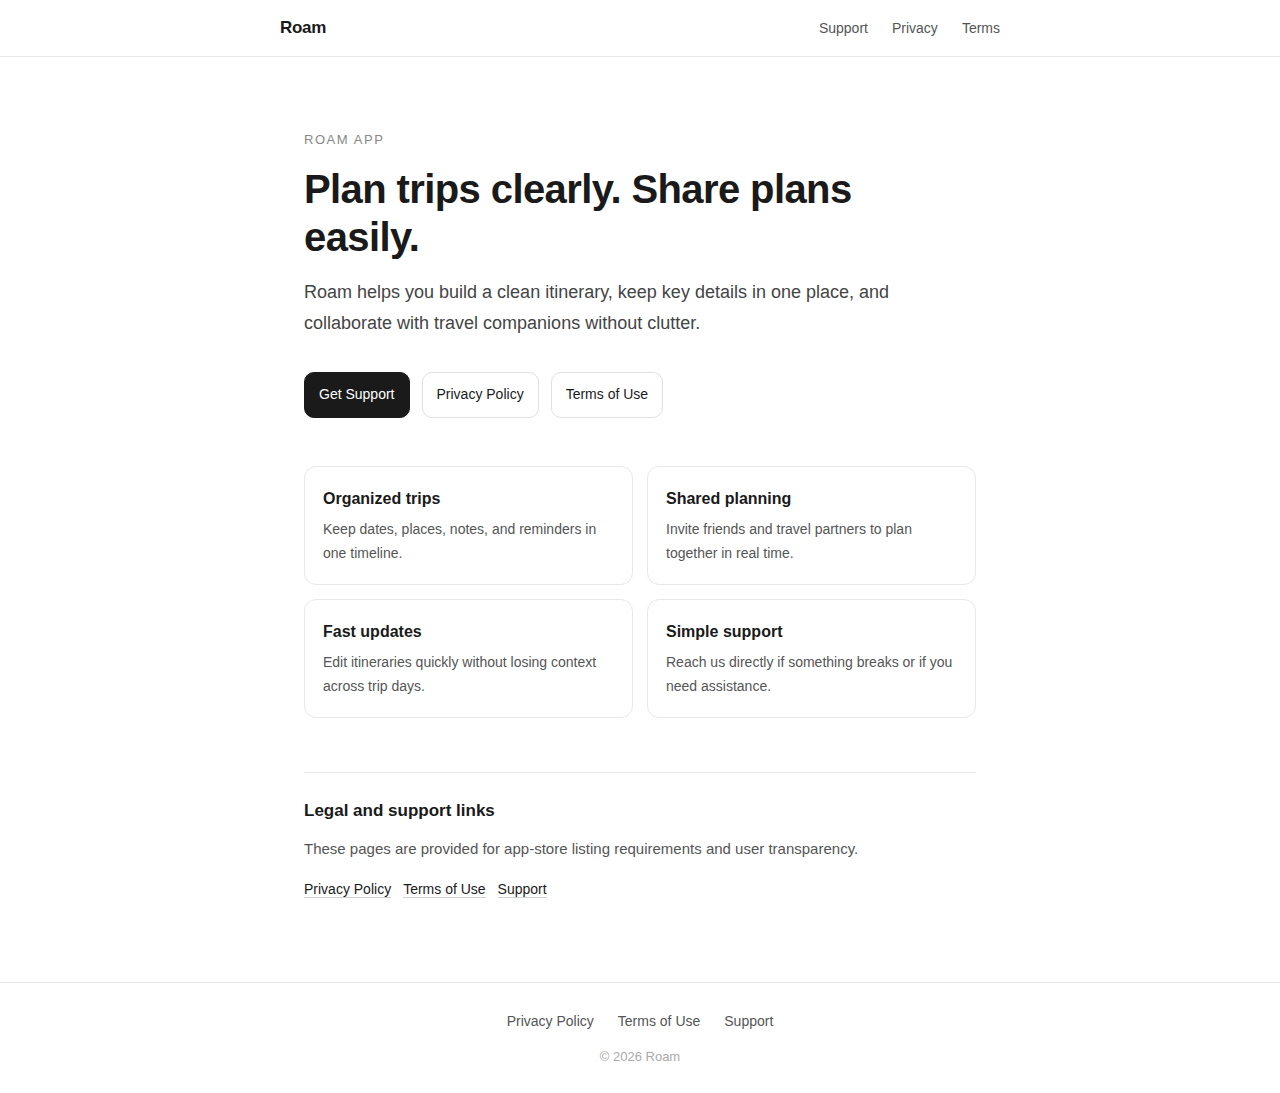
<file: roam/index.html>
<!doctype html>
<html lang="en">
  <head>
    <meta charset="UTF-8" />
    <meta name="viewport" content="width=device-width, initial-scale=1.0" />
    <title>Roam - Travel Planner App</title>
    <meta
      name="description"
      content="Roam is a simple travel planner to organize trips, collaborate with friends, and keep everything in one place."
    />
    <style>
      *,
      *::before,
      *::after {
        box-sizing: border-box;
        margin: 0;
        padding: 0;
      }
      body {
        font-family:
          -apple-system, BlinkMacSystemFont, 'Segoe UI', Roboto, sans-serif;
        background: #fff;
        color: #1a1a1a;
        line-height: 1.7;
        font-size: 16px;
      }
      header {
        border-bottom: 1px solid #e8e8e8;
        padding: 0 24px;
      }
      nav {
        max-width: 720px;
        margin: 0 auto;
        display: flex;
        align-items: center;
        justify-content: space-between;
        height: 56px;
      }
      .logo {
        font-weight: 700;
        font-size: 17px;
        text-decoration: none;
        color: #1a1a1a;
        letter-spacing: -0.3px;
      }
      nav ul {
        list-style: none;
        display: flex;
        gap: 24px;
      }
      nav ul a {
        text-decoration: none;
        color: #555;
        font-size: 14px;
      }
      nav ul a:hover {
        color: #1a1a1a;
      }
      main {
        max-width: 720px;
        margin: 0 auto;
        padding: 72px 24px 80px;
      }
      .eyebrow {
        font-size: 13px;
        text-transform: uppercase;
        letter-spacing: 0.12em;
        color: #888;
        margin-bottom: 14px;
      }
      h1 {
        font-size: 40px;
        line-height: 1.2;
        font-weight: 700;
        letter-spacing: -0.6px;
        margin-bottom: 16px;
        max-width: 640px;
      }
      .subtitle {
        color: #444;
        font-size: 18px;
        max-width: 620px;
        margin-bottom: 34px;
      }
      .cta-row {
        display: flex;
        flex-wrap: wrap;
        gap: 12px;
        margin-bottom: 48px;
      }
      .button {
        border: 1px solid #e0e0e0;
        border-radius: 10px;
        padding: 10px 14px;
        text-decoration: none;
        color: #1a1a1a;
        font-size: 14px;
        font-weight: 500;
        transition:
          border-color 0.15s,
          transform 0.15s;
      }
      .button:hover {
        border-color: #bfbfbf;
        transform: translateY(-1px);
      }
      .button.primary {
        border-color: #1a1a1a;
        background: #1a1a1a;
        color: #fff;
      }
      .button.primary:hover {
        border-color: #000;
        background: #000;
      }
      .card-grid {
        display: grid;
        gap: 14px;
        grid-template-columns: repeat(2, minmax(0, 1fr));
        margin-bottom: 54px;
      }
      .card {
        border: 1px solid #e8e8e8;
        border-radius: 12px;
        padding: 18px;
      }
      .card h2 {
        font-size: 16px;
        margin-bottom: 6px;
        font-weight: 600;
      }
      .card p {
        color: #555;
        font-size: 14px;
      }
      .legal {
        border-top: 1px solid #e8e8e8;
        padding-top: 24px;
      }
      .legal h2 {
        font-size: 17px;
        font-weight: 600;
        margin-bottom: 10px;
      }
      .legal p {
        color: #555;
        margin-bottom: 14px;
        font-size: 15px;
      }
      .legal-links {
        display: flex;
        flex-wrap: wrap;
        gap: 12px;
        list-style: none;
        padding: 0;
        margin: 0;
      }
      .legal-links a {
        color: #1a1a1a;
        font-size: 14px;
        text-decoration: none;
        border-bottom: 1px solid #d0d0d0;
      }
      .legal-links a:hover {
        border-bottom-color: #1a1a1a;
      }
      footer {
        border-top: 1px solid #e8e8e8;
        padding: 24px;
        text-align: center;
      }
      footer ul {
        list-style: none;
        display: flex;
        justify-content: center;
        gap: 24px;
        margin: 0 0 12px;
        padding: 0;
        flex-wrap: wrap;
      }
      footer ul a {
        text-decoration: none;
        color: #555;
        font-size: 14px;
      }
      footer ul a:hover {
        color: #1a1a1a;
      }
      footer p {
        color: #aaa;
        font-size: 13px;
        margin: 0;
      }

      @media (max-width: 640px) {
        h1 {
          font-size: 32px;
        }
        .subtitle {
          font-size: 16px;
        }
        .card-grid {
          grid-template-columns: 1fr;
        }
        nav {
          flex-wrap: wrap;
          justify-content: center;
          gap: 8px;
          height: auto;
          padding: 12px 0;
        }
        nav ul {
          gap: 14px;
        }
      }
    </style>
  </head>
  <body>
    <header>
      <nav>
        <a href="index.html" class="logo">Roam</a>
        <ul>
          <li><a href="support.html">Support</a></li>
          <li><a href="privacy-policy.html">Privacy</a></li>
          <li><a href="terms.html">Terms</a></li>
        </ul>
      </nav>
    </header>

    <main>
      <p class="eyebrow">Roam app</p>
      <h1>Plan trips clearly. Share plans easily.</h1>
      <p class="subtitle">
        Roam helps you build a clean itinerary, keep key details in one place,
        and collaborate with travel companions without clutter.
      </p>

      <div class="cta-row">
        <a class="button primary" href="support.html">Get Support</a>
        <a class="button" href="privacy-policy.html">Privacy Policy</a>
        <a class="button" href="terms.html">Terms of Use</a>
      </div>

      <section class="card-grid">
        <article class="card">
          <h2>Organized trips</h2>
          <p>Keep dates, places, notes, and reminders in one timeline.</p>
        </article>
        <article class="card">
          <h2>Shared planning</h2>
          <p>
            Invite friends and travel partners to plan together in real time.
          </p>
        </article>
        <article class="card">
          <h2>Fast updates</h2>
          <p>
            Edit itineraries quickly without losing context across trip days.
          </p>
        </article>
        <article class="card">
          <h2>Simple support</h2>
          <p>
            Reach us directly if something breaks or if you need assistance.
          </p>
        </article>
      </section>

      <section class="legal">
        <h2>Legal and support links</h2>
        <p>
          These pages are provided for app-store listing requirements and user
          transparency.
        </p>
        <ul class="legal-links">
          <li><a href="privacy-policy.html">Privacy Policy</a></li>
          <li><a href="terms.html">Terms of Use</a></li>
          <li><a href="support.html">Support</a></li>
        </ul>
      </section>
    </main>

    <footer>
      <ul>
        <li><a href="privacy-policy.html">Privacy Policy</a></li>
        <li><a href="terms.html">Terms of Use</a></li>
        <li><a href="support.html">Support</a></li>
      </ul>
      <p>&copy; 2026 Roam</p>
    </footer>
  </body>
</html>
</file>
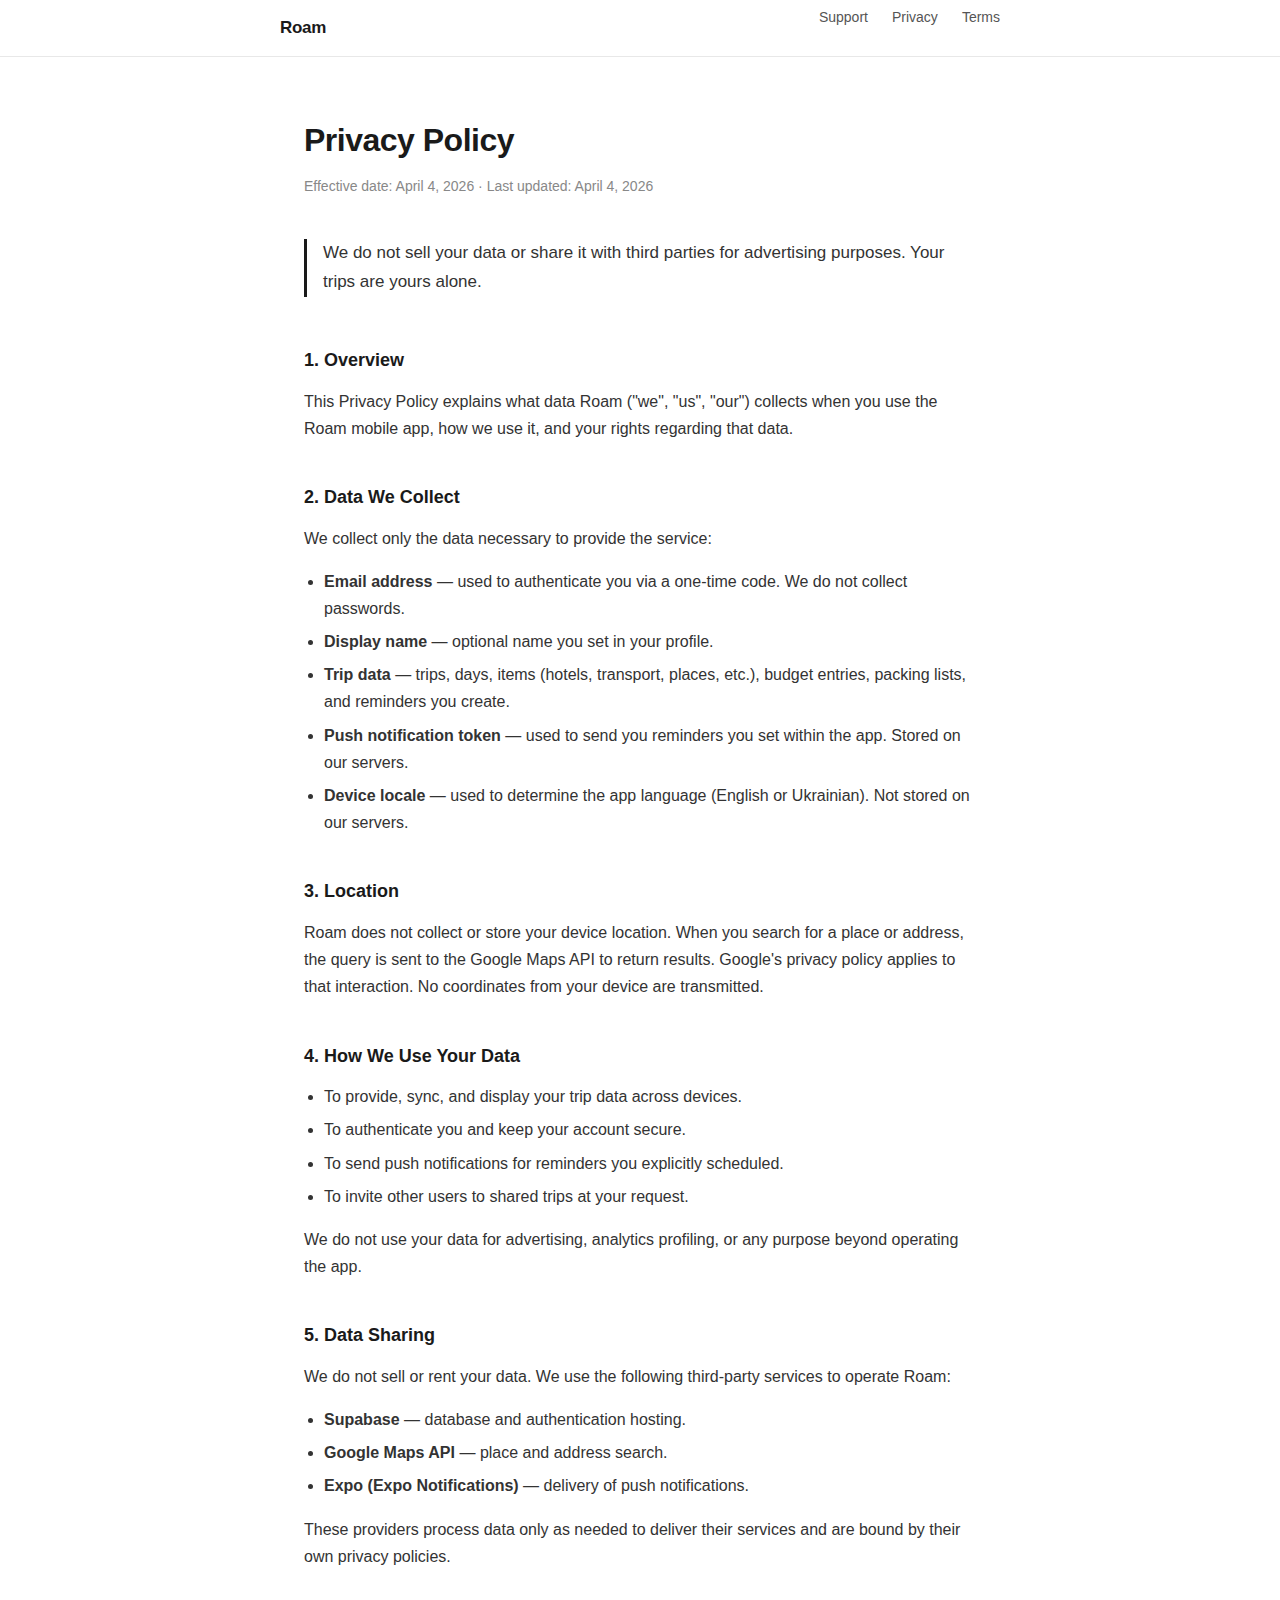
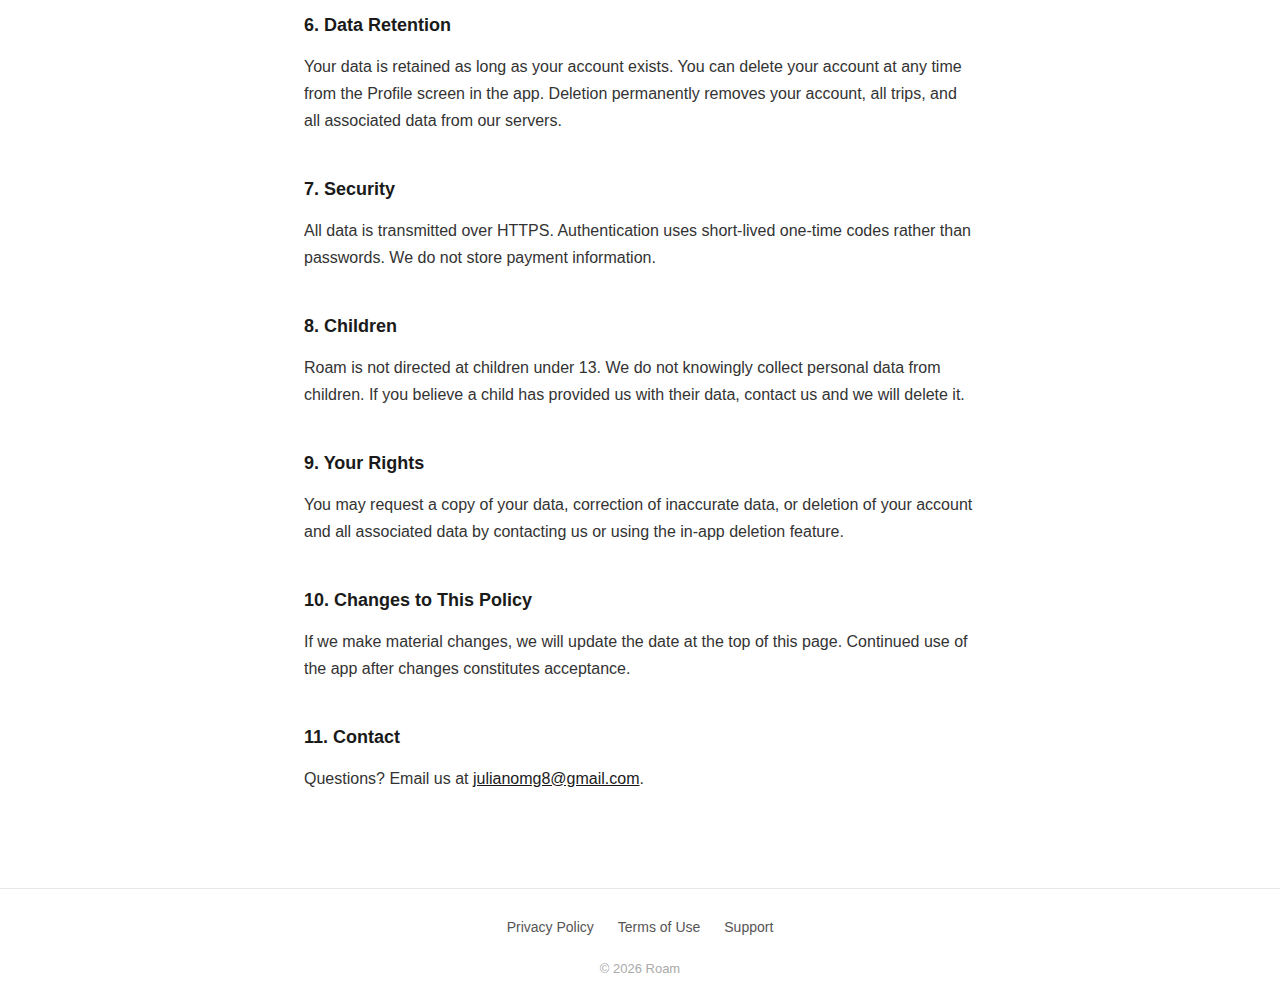
<file: roam/privacy-policy.html>
<!DOCTYPE html>
<html lang="en">
<head>
  <meta charset="UTF-8">
  <meta name="viewport" content="width=device-width, initial-scale=1.0">
  <title>Privacy Policy — Roam</title>
  <style>
    *, *::before, *::after { box-sizing: border-box; margin: 0; padding: 0; }
    body {
      font-family: -apple-system, BlinkMacSystemFont, "Segoe UI", Roboto, sans-serif;
      background: #fff;
      color: #1a1a1a;
      line-height: 1.7;
      font-size: 16px;
    }
    header {
      border-bottom: 1px solid #e8e8e8;
      padding: 0 24px;
    }
    nav {
      max-width: 720px;
      margin: 0 auto;
      display: flex;
      align-items: center;
      justify-content: space-between;
      height: 56px;
    }
    .logo {
      font-weight: 700;
      font-size: 17px;
      text-decoration: none;
      color: #1a1a1a;
      letter-spacing: -0.3px;
    }
    nav ul {
      list-style: none;
      display: flex;
      gap: 24px;
    }
    nav ul a {
      text-decoration: none;
      color: #555;
      font-size: 14px;
    }
    nav ul a:hover { color: #1a1a1a; }
    main {
      max-width: 720px;
      margin: 0 auto;
      padding: 56px 24px 80px;
    }
    h1 {
      font-size: 32px;
      font-weight: 700;
      letter-spacing: -0.5px;
      margin-bottom: 8px;
    }
    .meta {
      color: #888;
      font-size: 14px;
      margin-bottom: 40px;
    }
    .lead {
      font-size: 17px;
      color: #333;
      border-left: 3px solid #1a1a1a;
      padding-left: 16px;
      margin-bottom: 48px;
    }
    h2 {
      font-size: 18px;
      font-weight: 600;
      margin-top: 40px;
      margin-bottom: 12px;
    }
    p { margin-bottom: 16px; color: #333; }
    ul { margin: 0 0 16px 20px; color: #333; }
    ul li { margin-bottom: 6px; }
    a { color: #1a1a1a; }
    footer {
      border-top: 1px solid #e8e8e8;
      padding: 24px;
      text-align: center;
    }
    footer ul {
      list-style: none;
      display: flex;
      justify-content: center;
      gap: 24px;
      margin: 0 0 12px;
      padding: 0;
    }
    footer ul a {
      text-decoration: none;
      color: #555;
      font-size: 14px;
    }
    footer ul a:hover { color: #1a1a1a; }
    footer p { color: #aaa; font-size: 13px; margin: 0; }
  </style>
</head>
<body>

<header>
  <nav>
    <a href="index.html" class="logo">Roam</a>
    <ul>
      <li><a href="support.html">Support</a></li>
      <li><a href="privacy-policy.html">Privacy</a></li>
      <li><a href="terms.html">Terms</a></li>
    </ul>
  </nav>
</header>

<main>
  <h1>Privacy Policy</h1>
  <p class="meta">Effective date: April 4, 2026 &middot; Last updated: April 4, 2026</p>

  <p class="lead">We do not sell your data or share it with third parties for advertising purposes. Your trips are yours alone.</p>

  <h2>1. Overview</h2>
  <p>This Privacy Policy explains what data Roam ("we", "us", "our") collects when you use the Roam mobile app, how we use it, and your rights regarding that data.</p>

  <h2>2. Data We Collect</h2>
  <p>We collect only the data necessary to provide the service:</p>
  <ul>
    <li><strong>Email address</strong> — used to authenticate you via a one-time code. We do not collect passwords.</li>
    <li><strong>Display name</strong> — optional name you set in your profile.</li>
    <li><strong>Trip data</strong> — trips, days, items (hotels, transport, places, etc.), budget entries, packing lists, and reminders you create.</li>
    <li><strong>Push notification token</strong> — used to send you reminders you set within the app. Stored on our servers.</li>
    <li><strong>Device locale</strong> — used to determine the app language (English or Ukrainian). Not stored on our servers.</li>
  </ul>

  <h2>3. Location</h2>
  <p>Roam does not collect or store your device location. When you search for a place or address, the query is sent to the Google Maps API to return results. Google's privacy policy applies to that interaction. No coordinates from your device are transmitted.</p>

  <h2>4. How We Use Your Data</h2>
  <ul>
    <li>To provide, sync, and display your trip data across devices.</li>
    <li>To authenticate you and keep your account secure.</li>
    <li>To send push notifications for reminders you explicitly scheduled.</li>
    <li>To invite other users to shared trips at your request.</li>
  </ul>
  <p>We do not use your data for advertising, analytics profiling, or any purpose beyond operating the app.</p>

  <h2>5. Data Sharing</h2>
  <p>We do not sell or rent your data. We use the following third-party services to operate Roam:</p>
  <ul>
    <li><strong>Supabase</strong> — database and authentication hosting.</li>
    <li><strong>Google Maps API</strong> — place and address search.</li>
    <li><strong>Expo (Expo Notifications)</strong> — delivery of push notifications.</li>
  </ul>
  <p>These providers process data only as needed to deliver their services and are bound by their own privacy policies.</p>

  <h2>6. Data Retention</h2>
  <p>Your data is retained as long as your account exists. You can delete your account at any time from the Profile screen in the app. Deletion permanently removes your account, all trips, and all associated data from our servers.</p>

  <h2>7. Security</h2>
  <p>All data is transmitted over HTTPS. Authentication uses short-lived one-time codes rather than passwords. We do not store payment information.</p>

  <h2>8. Children</h2>
  <p>Roam is not directed at children under 13. We do not knowingly collect personal data from children. If you believe a child has provided us with their data, contact us and we will delete it.</p>

  <h2>9. Your Rights</h2>
  <p>You may request a copy of your data, correction of inaccurate data, or deletion of your account and all associated data by contacting us or using the in-app deletion feature.</p>

  <h2>10. Changes to This Policy</h2>
  <p>If we make material changes, we will update the date at the top of this page. Continued use of the app after changes constitutes acceptance.</p>

  <h2>11. Contact</h2>
  <p>Questions? Email us at <a href="mailto:julianomg8@gmail.com">julianomg8@gmail.com</a>.</p>
</main>

<footer>
  <ul>
    <li><a href="privacy-policy.html">Privacy Policy</a></li>
    <li><a href="terms.html">Terms of Use</a></li>
    <li><a href="support.html">Support</a></li>
  </ul>
  <p>&copy; 2026 Roam</p>
</footer>

</body>
</html>
</file>
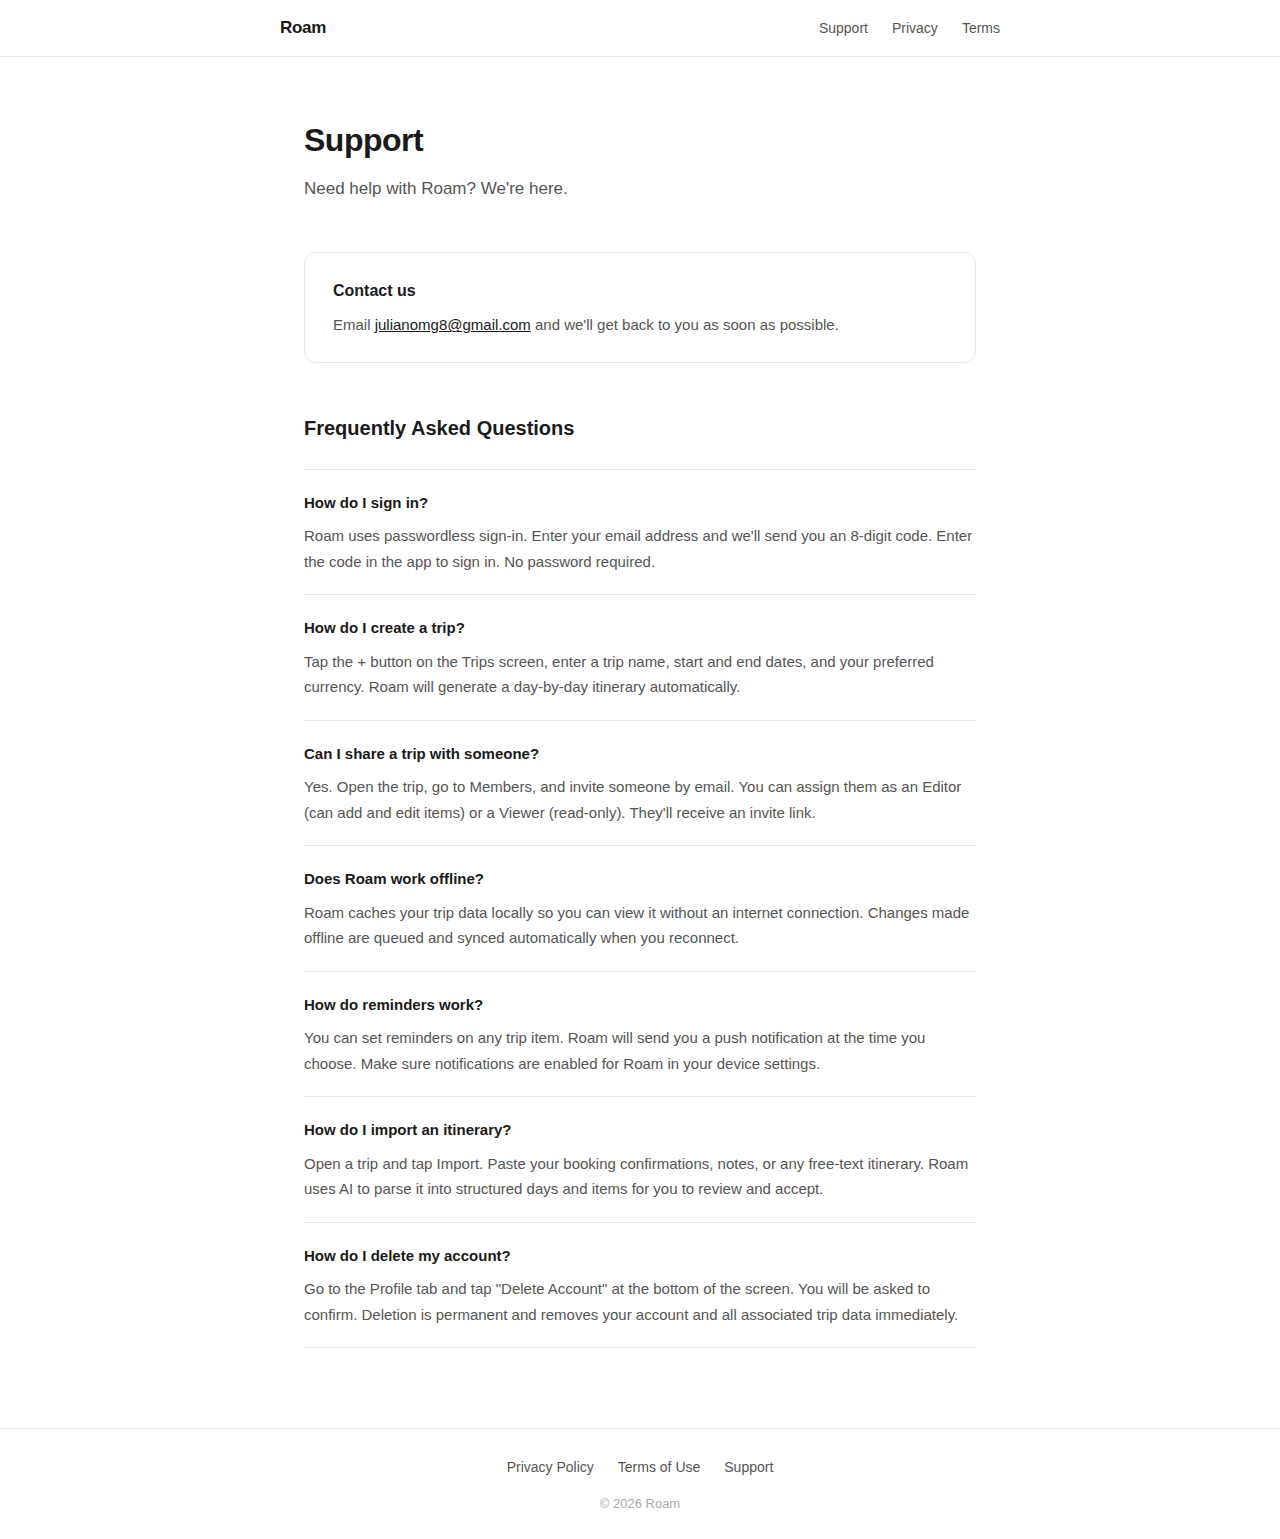
<file: roam/support.html>
<!DOCTYPE html>
<html lang="en">
<head>
  <meta charset="UTF-8">
  <meta name="viewport" content="width=device-width, initial-scale=1.0">
  <title>Support — Roam</title>
  <style>
    *, *::before, *::after { box-sizing: border-box; margin: 0; padding: 0; }
    body {
      font-family: -apple-system, BlinkMacSystemFont, "Segoe UI", Roboto, sans-serif;
      background: #fff;
      color: #1a1a1a;
      line-height: 1.7;
      font-size: 16px;
    }
    header {
      border-bottom: 1px solid #e8e8e8;
      padding: 0 24px;
    }
    nav {
      max-width: 720px;
      margin: 0 auto;
      display: flex;
      align-items: center;
      justify-content: space-between;
      height: 56px;
    }
    .logo {
      font-weight: 700;
      font-size: 17px;
      text-decoration: none;
      color: #1a1a1a;
      letter-spacing: -0.3px;
    }
    nav ul {
      list-style: none;
      display: flex;
      gap: 24px;
    }
    nav ul a {
      text-decoration: none;
      color: #555;
      font-size: 14px;
    }
    nav ul a:hover { color: #1a1a1a; }
    main {
      max-width: 720px;
      margin: 0 auto;
      padding: 56px 24px 80px;
    }
    h1 {
      font-size: 32px;
      font-weight: 700;
      letter-spacing: -0.5px;
      margin-bottom: 8px;
    }
    .subtitle {
      color: #555;
      font-size: 17px;
      margin-bottom: 48px;
    }
    .contact-card {
      border: 1px solid #e8e8e8;
      border-radius: 12px;
      padding: 24px 28px;
      margin-bottom: 48px;
    }
    .contact-card h2 {
      font-size: 16px;
      font-weight: 600;
      margin-bottom: 8px;
    }
    .contact-card p { margin-bottom: 0; color: #555; font-size: 15px; }
    .contact-card a { color: #1a1a1a; font-weight: 500; }
    h2 {
      font-size: 20px;
      font-weight: 600;
      margin-bottom: 24px;
    }
    .faq { display: flex; flex-direction: column; gap: 0; }
    .faq-item {
      border-top: 1px solid #e8e8e8;
      padding: 20px 0;
    }
    .faq-item:last-child { border-bottom: 1px solid #e8e8e8; }
    .faq-item h3 {
      font-size: 15px;
      font-weight: 600;
      margin-bottom: 8px;
    }
    .faq-item p { margin-bottom: 0; color: #555; font-size: 15px; }
    a { color: #1a1a1a; }
    footer {
      border-top: 1px solid #e8e8e8;
      padding: 24px;
      text-align: center;
    }
    footer ul {
      list-style: none;
      display: flex;
      justify-content: center;
      gap: 24px;
      margin: 0 0 12px;
      padding: 0;
    }
    footer ul a {
      text-decoration: none;
      color: #555;
      font-size: 14px;
    }
    footer ul a:hover { color: #1a1a1a; }
    footer p { color: #aaa; font-size: 13px; margin: 0; }
  </style>
</head>
<body>

<header>
  <nav>
    <a href="index.html" class="logo">Roam</a>
    <ul>
      <li><a href="support.html">Support</a></li>
      <li><a href="privacy-policy.html">Privacy</a></li>
      <li><a href="terms.html">Terms</a></li>
    </ul>
  </nav>
</header>

<main>
  <h1>Support</h1>
  <p class="subtitle">Need help with Roam? We're here.</p>

  <div class="contact-card">
    <h2>Contact us</h2>
    <p>Email <a href="mailto:julianomg8@gmail.com">julianomg8@gmail.com</a> and we'll get back to you as soon as possible.</p>
  </div>

  <h2>Frequently Asked Questions</h2>
  <div class="faq">

    <div class="faq-item">
      <h3>How do I sign in?</h3>
      <p>Roam uses passwordless sign-in. Enter your email address and we'll send you an 8-digit code. Enter the code in the app to sign in. No password required.</p>
    </div>

    <div class="faq-item">
      <h3>How do I create a trip?</h3>
      <p>Tap the + button on the Trips screen, enter a trip name, start and end dates, and your preferred currency. Roam will generate a day-by-day itinerary automatically.</p>
    </div>

    <div class="faq-item">
      <h3>Can I share a trip with someone?</h3>
      <p>Yes. Open the trip, go to Members, and invite someone by email. You can assign them as an Editor (can add and edit items) or a Viewer (read-only). They'll receive an invite link.</p>
    </div>

    <div class="faq-item">
      <h3>Does Roam work offline?</h3>
      <p>Roam caches your trip data locally so you can view it without an internet connection. Changes made offline are queued and synced automatically when you reconnect.</p>
    </div>

    <div class="faq-item">
      <h3>How do reminders work?</h3>
      <p>You can set reminders on any trip item. Roam will send you a push notification at the time you choose. Make sure notifications are enabled for Roam in your device settings.</p>
    </div>

    <div class="faq-item">
      <h3>How do I import an itinerary?</h3>
      <p>Open a trip and tap Import. Paste your booking confirmations, notes, or any free-text itinerary. Roam uses AI to parse it into structured days and items for you to review and accept.</p>
    </div>

    <div class="faq-item">
      <h3>How do I delete my account?</h3>
      <p>Go to the Profile tab and tap "Delete Account" at the bottom of the screen. You will be asked to confirm. Deletion is permanent and removes your account and all associated trip data immediately.</p>
    </div>

  </div>
</main>

<footer>
  <ul>
    <li><a href="privacy-policy.html">Privacy Policy</a></li>
    <li><a href="terms.html">Terms of Use</a></li>
    <li><a href="support.html">Support</a></li>
  </ul>
  <p>&copy; 2026 Roam</p>
</footer>

</body>
</html>
</file>
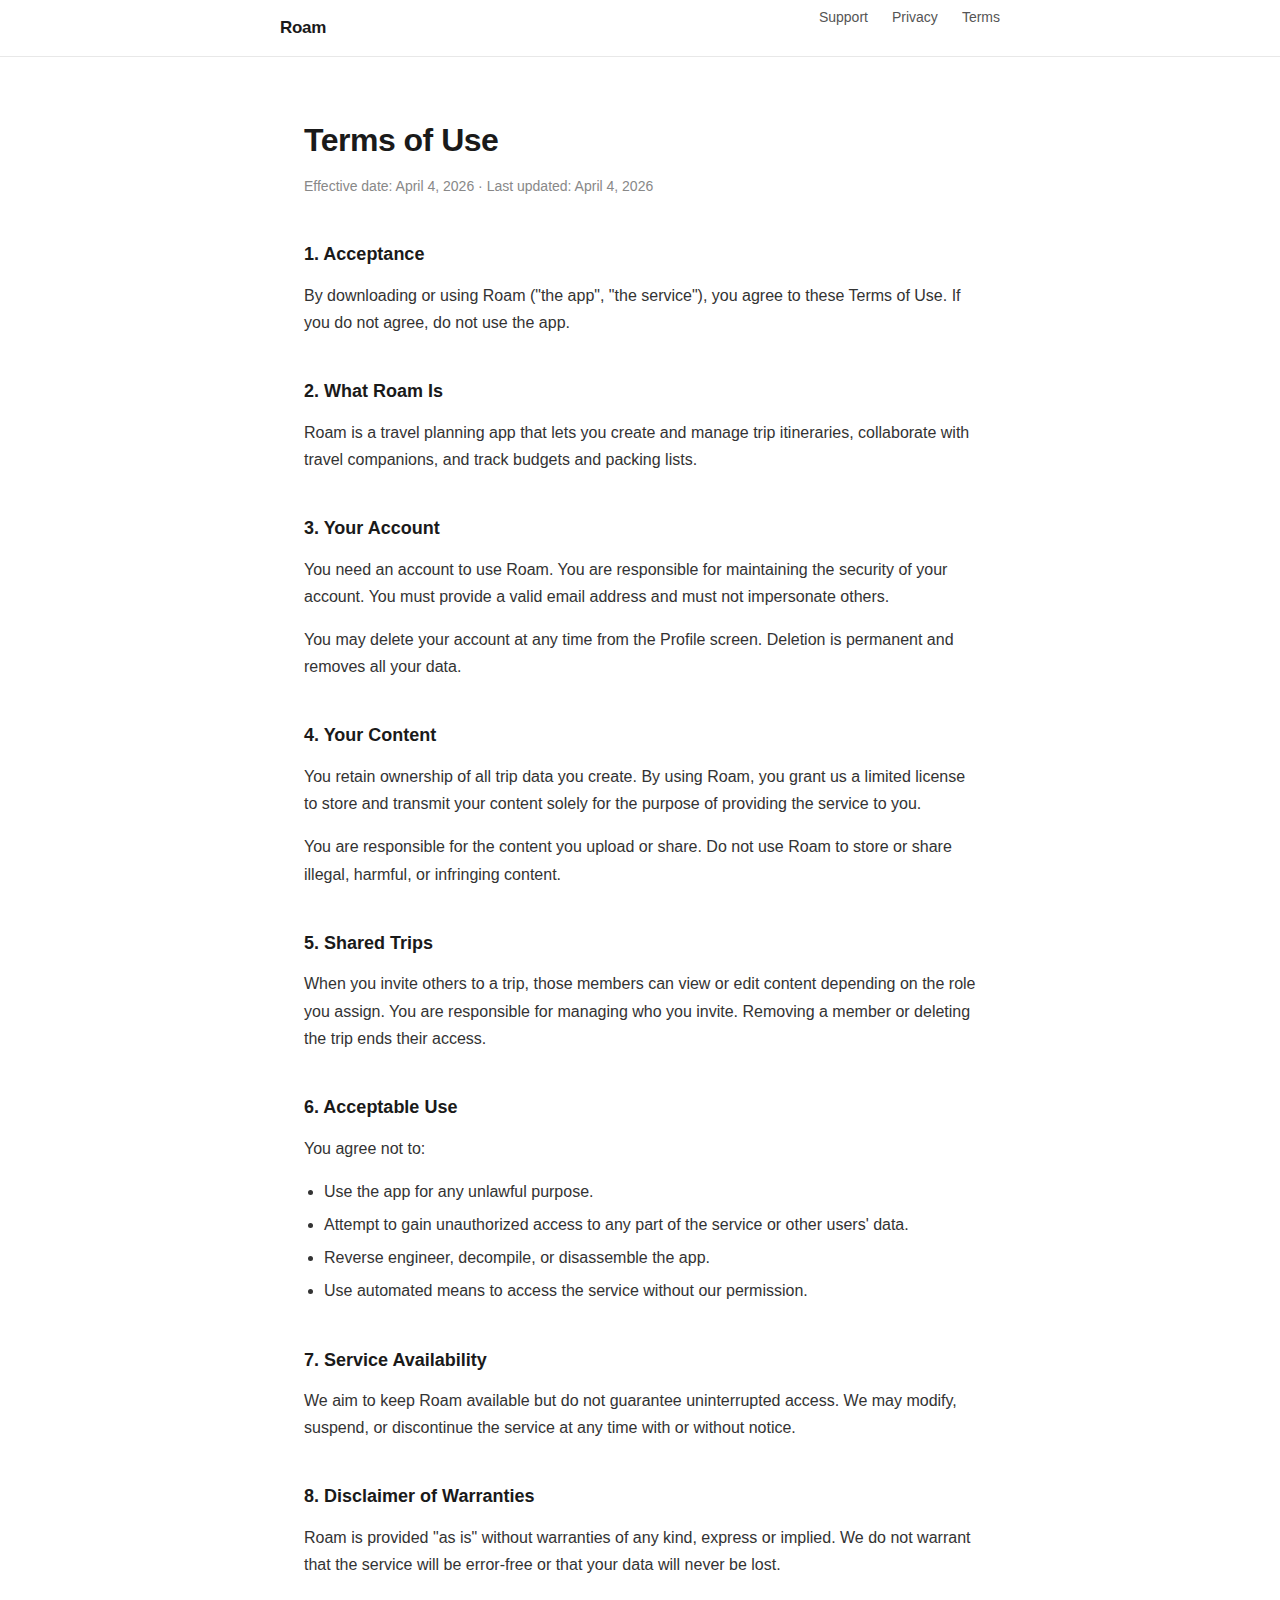
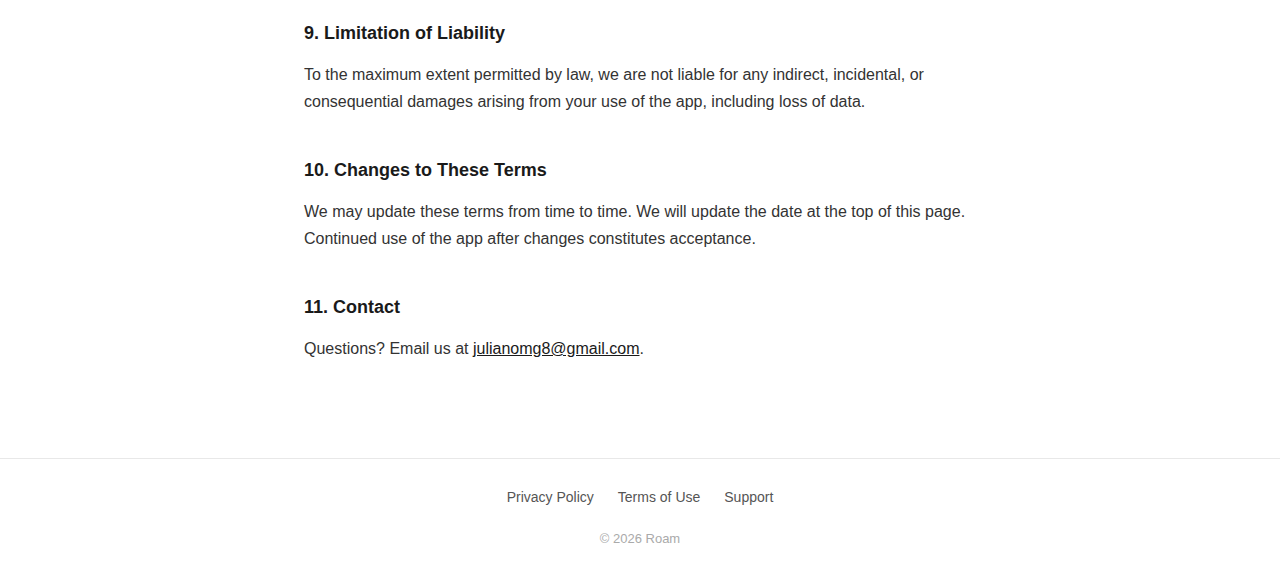
<file: roam/terms.html>
<!doctype html>
<html lang="en">
  <head>
    <meta charset="UTF-8" />
    <meta name="viewport" content="width=device-width, initial-scale=1.0" />
    <title>Terms of Use — Roam</title>
    <style>
      *,
      *::before,
      *::after {
        box-sizing: border-box;
        margin: 0;
        padding: 0;
      }
      body {
        font-family:
          -apple-system, BlinkMacSystemFont, 'Segoe UI', Roboto, sans-serif;
        background: #fff;
        color: #1a1a1a;
        line-height: 1.7;
        font-size: 16px;
      }
      header {
        border-bottom: 1px solid #e8e8e8;
        padding: 0 24px;
      }
      nav {
        max-width: 720px;
        margin: 0 auto;
        display: flex;
        align-items: center;
        justify-content: space-between;
        height: 56px;
      }
      .logo {
        font-weight: 700;
        font-size: 17px;
        text-decoration: none;
        color: #1a1a1a;
        letter-spacing: -0.3px;
      }
      nav ul {
        list-style: none;
        display: flex;
        gap: 24px;
      }
      nav ul a {
        text-decoration: none;
        color: #555;
        font-size: 14px;
      }
      nav ul a:hover {
        color: #1a1a1a;
      }
      main {
        max-width: 720px;
        margin: 0 auto;
        padding: 56px 24px 80px;
      }
      h1 {
        font-size: 32px;
        font-weight: 700;
        letter-spacing: -0.5px;
        margin-bottom: 8px;
      }
      .meta {
        color: #888;
        font-size: 14px;
        margin-bottom: 40px;
      }
      h2 {
        font-size: 18px;
        font-weight: 600;
        margin-top: 40px;
        margin-bottom: 12px;
      }
      p {
        margin-bottom: 16px;
        color: #333;
      }
      ul {
        margin: 0 0 16px 20px;
        color: #333;
      }
      ul li {
        margin-bottom: 6px;
      }
      a {
        color: #1a1a1a;
      }
      footer {
        border-top: 1px solid #e8e8e8;
        padding: 24px;
        text-align: center;
      }
      footer ul {
        list-style: none;
        display: flex;
        justify-content: center;
        gap: 24px;
        margin: 0 0 12px;
        padding: 0;
      }
      footer ul a {
        text-decoration: none;
        color: #555;
        font-size: 14px;
      }
      footer ul a:hover {
        color: #1a1a1a;
      }
      footer p {
        color: #aaa;
        font-size: 13px;
        margin: 0;
      }
    </style>
  </head>
  <body>
    <header>
      <nav>
        <a href="/roam/" class="logo">Roam</a>
        <ul>
          <li><a href="/roam/support.html">Support</a></li>
          <li><a href="/roam/privacy-policy.html">Privacy</a></li>
          <li><a href="/roam/terms.html">Terms</a></li>
        </ul>
      </nav>
    </header>

    <main>
      <h1>Terms of Use</h1>
      <p class="meta">
        Effective date: April 4, 2026 &middot; Last updated: April 4, 2026
      </p>

      <h2>1. Acceptance</h2>
      <p>
        By downloading or using Roam ("the app", "the service"), you agree to
        these Terms of Use. If you do not agree, do not use the app.
      </p>

      <h2>2. What Roam Is</h2>
      <p>
        Roam is a travel planning app that lets you create and manage trip
        itineraries, collaborate with travel companions, and track budgets and
        packing lists.
      </p>

      <h2>3. Your Account</h2>
      <p>
        You need an account to use Roam. You are responsible for maintaining the
        security of your account. You must provide a valid email address and
        must not impersonate others.
      </p>
      <p>
        You may delete your account at any time from the Profile screen.
        Deletion is permanent and removes all your data.
      </p>

      <h2>4. Your Content</h2>
      <p>
        You retain ownership of all trip data you create. By using Roam, you
        grant us a limited license to store and transmit your content solely for
        the purpose of providing the service to you.
      </p>
      <p>
        You are responsible for the content you upload or share. Do not use Roam
        to store or share illegal, harmful, or infringing content.
      </p>

      <h2>5. Shared Trips</h2>
      <p>
        When you invite others to a trip, those members can view or edit content
        depending on the role you assign. You are responsible for managing who
        you invite. Removing a member or deleting the trip ends their access.
      </p>

      <h2>6. Acceptable Use</h2>
      <p>You agree not to:</p>
      <ul>
        <li>Use the app for any unlawful purpose.</li>
        <li>
          Attempt to gain unauthorized access to any part of the service or
          other users' data.
        </li>
        <li>Reverse engineer, decompile, or disassemble the app.</li>
        <li>
          Use automated means to access the service without our permission.
        </li>
      </ul>

      <h2>7. Service Availability</h2>
      <p>
        We aim to keep Roam available but do not guarantee uninterrupted access.
        We may modify, suspend, or discontinue the service at any time with or
        without notice.
      </p>

      <h2>8. Disclaimer of Warranties</h2>
      <p>
        Roam is provided "as is" without warranties of any kind, express or
        implied. We do not warrant that the service will be error-free or that
        your data will never be lost.
      </p>

      <h2>9. Limitation of Liability</h2>
      <p>
        To the maximum extent permitted by law, we are not liable for any
        indirect, incidental, or consequential damages arising from your use of
        the app, including loss of data.
      </p>

      <h2>10. Changes to These Terms</h2>
      <p>
        We may update these terms from time to time. We will update the date at
        the top of this page. Continued use of the app after changes constitutes
        acceptance.
      </p>

      <h2>11. Contact</h2>
      <p>
        Questions? Email us at
        <a href="mailto:julianomg8@gmail.com">julianomg8@gmail.com</a>.
      </p>
    </main>

    <footer>
      <ul>
        <li><a href="/roam/privacy-policy.html">Privacy Policy</a></li>
        <li><a href="/roam/terms.html">Terms of Use</a></li>
        <li><a href="/roam/support.html">Support</a></li>
      </ul>
      <p>&copy; 2026 Roam</p>
    </footer>
  </body>
</html>
</file>
